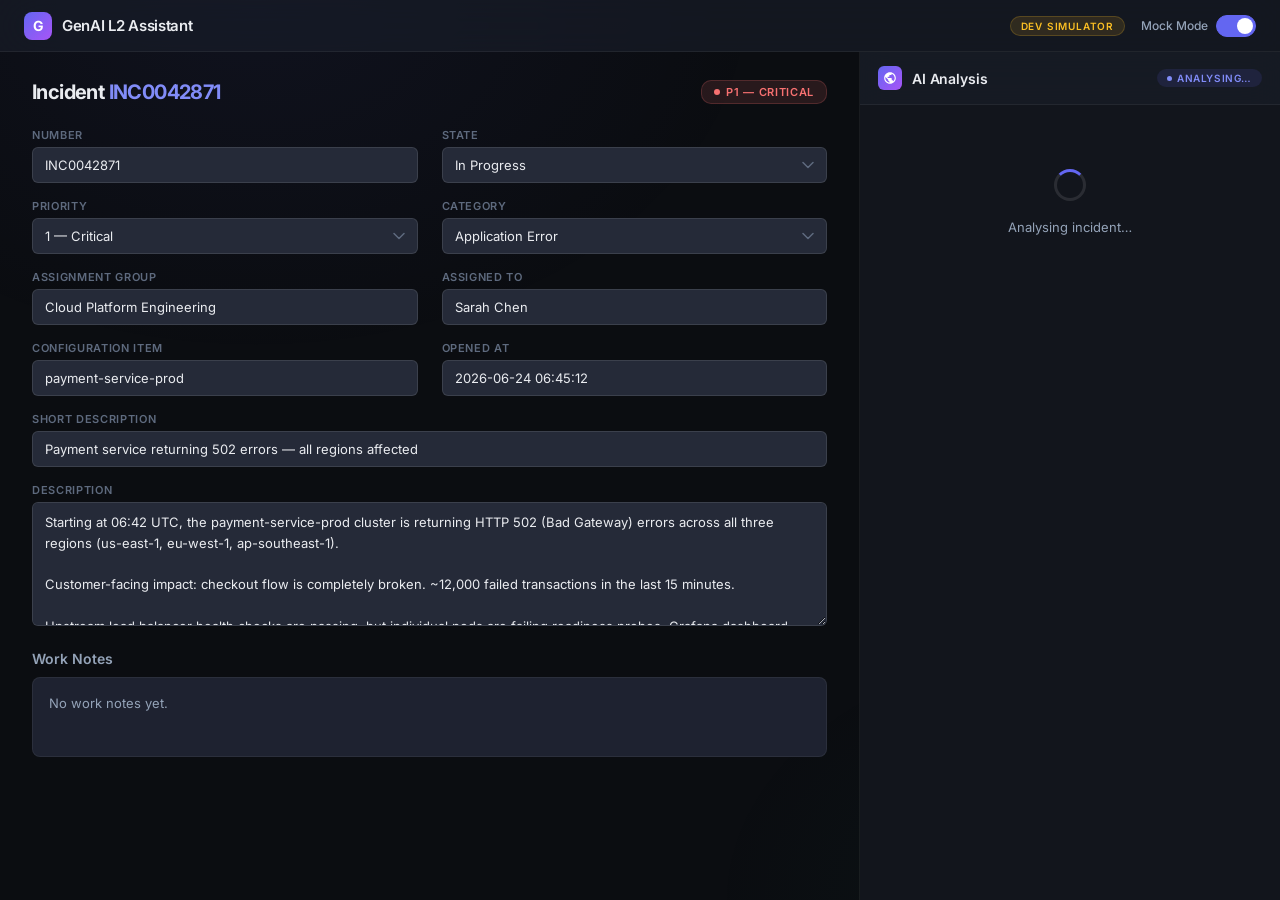
<file: genai-l2-assistant/servicenow/widget/simulator.html>
<!DOCTYPE html>
<!--
  ══════════════════════════════════════════════════════════════════════════════
  GenAI L2 Support Assistant — Local Development Simulator
  ══════════════════════════════════════════════════════════════════════════════

  USAGE:
    1. Open this file directly in a browser (no build step required).
    2. Toggle "Mock Mode" ON to use fixture data without a backend.
    3. Toggle "Mock Mode" OFF to connect to your FastAPI server at
       http://localhost:8000/api/v1/

  FEATURES:
    ✓ Left panel: simulated ServiceNow incident form (pre-populated P1)
    ✓ Right panel: full AI sidebar widget with all interactions
    ✓ Mock Mode toggle with complete fixture data
    ✓ Working chat, feedback, copy-to-clipboard
    ✓ Dark glassmorphism theme with Inter font
    ✓ Responsive at 1280px and 1440px viewports

  NO EXTERNAL DEPENDENCIES (except Google Fonts CDN for Inter/JetBrains Mono).
-->
<html lang="en">
<head>
  <meta charset="UTF-8" />
  <meta name="viewport" content="width=device-width, initial-scale=1.0" />
  <title>GenAI L2 Assistant — Dev Simulator</title>
  <link rel="preconnect" href="https://fonts.googleapis.com" />
  <link rel="preconnect" href="https://fonts.gstatic.com" crossorigin />
  <link href="https://fonts.googleapis.com/css2?family=Inter:wght@300;400;500;600;700&family=JetBrains+Mono:wght@400;500&display=swap" rel="stylesheet" />

  <style>
    /* ═══════════════════════════════════════════════════════════════════════
       RESET & BASE
       ═══════════════════════════════════════════════════════════════════════ */
    *, *::before, *::after { box-sizing: border-box; margin: 0; padding: 0; }

    :root {
      /* Core palette */
      --bg-base:       #0b0d11;
      --bg-surface:    #12151c;
      --bg-elevated:   #1a1e28;
      --bg-card:       #1e2230;
      --bg-input:      #252a38;
      --bg-glass:      rgba(26, 30, 40, 0.65);
      --border:        rgba(255,255,255,0.06);
      --border-strong: rgba(255,255,255,0.10);

      /* Text */
      --text-primary:   #eaecf0;
      --text-secondary: #94a3b8;
      --text-muted:     #5e6a7e;

      /* Accent */
      --accent:       #6366f1;
      --accent-light: #818cf8;
      --accent-glow:  rgba(99,102,241,0.25);

      /* Status */
      --green:  #34d399;
      --amber:  #fbbf24;
      --red:    #f87171;

      /* Spacing */
      --radius:    12px;
      --radius-sm: 8px;
      --radius-xs: 6px;

      /* Font */
      --font:      'Inter', -apple-system, BlinkMacSystemFont, 'Segoe UI', sans-serif;
      --font-mono: 'JetBrains Mono', 'Fira Code', 'Consolas', monospace;
    }

    html {
      font-size: 14px;
      -webkit-font-smoothing: antialiased;
      -moz-osx-font-smoothing: grayscale;
    }

    body {
      font-family: var(--font);
      background: var(--bg-base);
      color: var(--text-primary);
      min-height: 100vh;
      overflow-x: hidden;
    }

    /* Ambient background glow */
    body::before {
      content: '';
      position: fixed;
      top: -40%;
      left: -20%;
      width: 80%;
      height: 80%;
      background: radial-gradient(ellipse, rgba(99,102,241,0.06) 0%, transparent 70%);
      pointer-events: none;
      z-index: 0;
    }
    body::after {
      content: '';
      position: fixed;
      bottom: -30%;
      right: -15%;
      width: 60%;
      height: 60%;
      background: radial-gradient(ellipse, rgba(52,211,153,0.04) 0%, transparent 70%);
      pointer-events: none;
      z-index: 0;
    }

    /* ═══════════════════════════════════════════════════════════════════════
       TOP BAR
       ═══════════════════════════════════════════════════════════════════════ */
    .topbar {
      position: sticky;
      top: 0;
      z-index: 100;
      display: flex;
      align-items: center;
      justify-content: space-between;
      padding: 0 24px;
      height: 52px;
      background: var(--bg-glass);
      backdrop-filter: blur(24px) saturate(1.4);
      -webkit-backdrop-filter: blur(24px) saturate(1.4);
      border-bottom: 1px solid var(--border);
    }

    .topbar__brand {
      display: flex;
      align-items: center;
      gap: 10px;
      font-weight: 600;
      font-size: 15px;
      letter-spacing: -0.02em;
    }

    .topbar__logo {
      width: 28px; height: 28px;
      border-radius: 8px;
      background: linear-gradient(135deg, var(--accent) 0%, #a855f7 100%);
      display: flex; align-items: center; justify-content: center;
      font-size: 14px; color: #fff; font-weight: 700;
    }

    .topbar__controls {
      display: flex;
      align-items: center;
      gap: 16px;
    }

    .topbar__env-badge {
      font-size: 10px;
      font-weight: 600;
      text-transform: uppercase;
      letter-spacing: 0.08em;
      padding: 3px 10px;
      border-radius: 10px;
      background: rgba(251,191,36,0.12);
      color: var(--amber);
      border: 1px solid rgba(251,191,36,0.2);
    }

    /* Toggle switch */
    .toggle-wrap {
      display: flex;
      align-items: center;
      gap: 8px;
      font-size: 12px;
      color: var(--text-secondary);
      font-weight: 500;
    }

    .toggle {
      position: relative;
      width: 40px; height: 22px;
      background: var(--bg-input);
      border-radius: 11px;
      cursor: pointer;
      border: 1px solid var(--border-strong);
      transition: background 0.25s, border-color 0.25s;
    }

    .toggle::after {
      content: '';
      position: absolute;
      top: 2px; left: 2px;
      width: 16px; height: 16px;
      border-radius: 50%;
      background: var(--text-muted);
      transition: transform 0.25s cubic-bezier(0.4,0,0.2,1), background 0.25s;
    }

    .toggle.active {
      background: var(--accent);
      border-color: var(--accent);
    }

    .toggle.active::after {
      transform: translateX(18px);
      background: #fff;
    }

    /* ═══════════════════════════════════════════════════════════════════════
       LAYOUT
       ═══════════════════════════════════════════════════════════════════════ */
    .app-layout {
      display: grid;
      grid-template-columns: 1fr 420px;
      height: calc(100vh - 52px);
      position: relative;
      z-index: 1;
    }

    @media (max-width: 1100px) {
      .app-layout { grid-template-columns: 1fr 380px; }
    }

    @media (min-width: 1440px) {
      .app-layout { grid-template-columns: 1fr 460px; }
    }

    /* ═══════════════════════════════════════════════════════════════════════
       LEFT PANEL — INCIDENT FORM
       ═══════════════════════════════════════════════════════════════════════ */
    .form-panel {
      padding: 28px 32px;
      overflow-y: auto;
      border-right: 1px solid var(--border);
    }

    .form-panel::-webkit-scrollbar { width: 6px; }
    .form-panel::-webkit-scrollbar-track { background: transparent; }
    .form-panel::-webkit-scrollbar-thumb { background: var(--border-strong); border-radius: 3px; }

    .form-header {
      display: flex;
      align-items: center;
      justify-content: space-between;
      margin-bottom: 24px;
    }

    .form-header__title {
      font-size: 20px;
      font-weight: 700;
      letter-spacing: -0.03em;
    }

    .form-header__number {
      color: var(--accent-light);
    }

    .priority-badge {
      display: inline-flex;
      align-items: center;
      gap: 6px;
      font-size: 11px;
      font-weight: 600;
      text-transform: uppercase;
      letter-spacing: 0.06em;
      padding: 4px 12px;
      border-radius: 10px;
    }

    .priority-badge--p1 {
      background: rgba(248,113,113,0.12);
      color: var(--red);
      border: 1px solid rgba(248,113,113,0.2);
    }

    .priority-badge--p1::before {
      content: '';
      width: 6px; height: 6px;
      border-radius: 50%;
      background: var(--red);
      animation: pulse 1.5s infinite;
    }

    @keyframes pulse {
      0%, 100% { opacity: 1; transform: scale(1); }
      50%      { opacity: 0.5; transform: scale(0.8); }
    }

    /* Form fields */
    .form-grid {
      display: grid;
      grid-template-columns: 1fr 1fr;
      gap: 16px 24px;
    }

    .form-group {
      display: flex;
      flex-direction: column;
      gap: 5px;
    }

    .form-group--wide {
      grid-column: 1 / -1;
    }

    .form-label {
      font-size: 11px;
      font-weight: 600;
      text-transform: uppercase;
      letter-spacing: 0.06em;
      color: var(--text-muted);
    }

    .form-input,
    .form-select,
    .form-textarea {
      background: var(--bg-input);
      border: 1px solid var(--border-strong);
      border-radius: var(--radius-xs);
      color: var(--text-primary);
      font-family: var(--font);
      font-size: 13px;
      padding: 9px 12px;
      transition: border-color 0.2s;
    }

    .form-input:focus,
    .form-select:focus,
    .form-textarea:focus {
      outline: none;
      border-color: var(--accent);
      box-shadow: 0 0 0 3px var(--accent-glow);
    }

    .form-textarea {
      resize: vertical;
      line-height: 1.6;
    }

    .form-select {
      appearance: none;
      background-image: url("data:image/svg+xml,%3Csvg width='12' height='8' viewBox='0 0 12 8' fill='none' xmlns='http://www.w3.org/2000/svg'%3E%3Cpath d='M1 1.5L6 6.5L11 1.5' stroke='%235e6a7e' stroke-width='1.5' stroke-linecap='round' stroke-linejoin='round'/%3E%3C/svg%3E");
      background-repeat: no-repeat;
      background-position: right 12px center;
      padding-right: 32px;
    }

    /* Work notes area */
    .work-notes-area {
      margin-top: 24px;
    }

    .work-notes-area h3 {
      font-size: 14px;
      font-weight: 600;
      margin-bottom: 10px;
      color: var(--text-secondary);
    }

    .work-notes-display {
      background: var(--bg-card);
      border: 1px solid var(--border);
      border-radius: var(--radius-sm);
      padding: 14px 16px;
      min-height: 80px;
      font-size: 13px;
      line-height: 1.7;
      color: var(--text-secondary);
      white-space: pre-wrap;
    }

    /* ═══════════════════════════════════════════════════════════════════════
       RIGHT PANEL — AI SIDEBAR
       ═══════════════════════════════════════════════════════════════════════ */
    .sidebar-panel {
      background: var(--bg-surface);
      overflow-y: auto;
      display: flex;
      flex-direction: column;
    }

    .sidebar-panel::-webkit-scrollbar { width: 5px; }
    .sidebar-panel::-webkit-scrollbar-track { background: transparent; }
    .sidebar-panel::-webkit-scrollbar-thumb { background: var(--border-strong); border-radius: 3px; }

    /* Sidebar header */
    .sidebar-header {
      display: flex;
      align-items: center;
      justify-content: space-between;
      padding: 14px 18px;
      background: var(--bg-glass);
      backdrop-filter: blur(16px);
      -webkit-backdrop-filter: blur(16px);
      border-bottom: 1px solid var(--border);
      position: sticky;
      top: 0;
      z-index: 10;
    }

    .sidebar-header__left {
      display: flex;
      align-items: center;
      gap: 10px;
    }

    .sidebar-header__icon {
      width: 24px; height: 24px;
      border-radius: 6px;
      background: linear-gradient(135deg, var(--accent) 0%, #a855f7 100%);
      display: flex; align-items: center; justify-content: center;
    }

    .sidebar-header__icon svg { width: 14px; height: 14px; fill: #fff; }

    .sidebar-header__title {
      font-size: 14px;
      font-weight: 600;
      letter-spacing: -0.01em;
    }

    /* Status badges */
    .status-badge {
      display: inline-flex;
      align-items: center;
      gap: 5px;
      font-size: 10px;
      font-weight: 600;
      text-transform: uppercase;
      letter-spacing: 0.06em;
      padding: 3px 10px;
      border-radius: 10px;
    }

    .status-badge__dot {
      width: 5px; height: 5px;
      border-radius: 50%;
    }

    .status-badge--analysing {
      background: rgba(99,102,241,0.12);
      color: var(--accent-light);
    }
    .status-badge--analysing .status-badge__dot {
      background: var(--accent-light);
      animation: pulse 1.5s infinite;
    }

    .status-badge--ready {
      background: rgba(52,211,153,0.12);
      color: var(--green);
    }
    .status-badge--ready .status-badge__dot {
      background: var(--green);
    }

    .status-badge--low {
      background: rgba(248,113,113,0.12);
      color: var(--red);
    }
    .status-badge--low .status-badge__dot {
      background: var(--red);
      animation: pulse 1.5s infinite;
    }

    /* Section containers */
    .sidebar-section {
      padding: 18px;
      border-bottom: 1px solid var(--border);
    }

    .sidebar-section:last-child { border-bottom: none; }

    .section-title {
      display: flex;
      align-items: center;
      gap: 8px;
      font-size: 11px;
      font-weight: 600;
      text-transform: uppercase;
      letter-spacing: 0.06em;
      color: var(--text-muted);
      margin-bottom: 12px;
    }

    .section-title svg {
      width: 14px; height: 14px;
      fill: var(--accent-light);
      flex-shrink: 0;
    }

    .section-title__count {
      font-weight: 400;
      color: var(--text-muted);
      margin-left: 2px;
    }

    /* ── Root Cause ─────────────────────────────────────────────────── */
    .root-cause-text {
      font-size: 13px;
      line-height: 1.7;
      margin-bottom: 14px;
      color: var(--text-primary);
    }

    .root-cause-text strong {
      font-weight: 600;
    }

    .confidence-bar {
      margin-bottom: 6px;
    }

    .confidence-bar__header {
      display: flex;
      justify-content: space-between;
      font-size: 11px;
      color: var(--text-muted);
      margin-bottom: 5px;
    }

    .confidence-bar__value { font-weight: 600; }

    .confidence-bar__track {
      height: 5px;
      background: var(--bg-input);
      border-radius: 3px;
      overflow: hidden;
    }

    .confidence-bar__fill {
      height: 100%;
      border-radius: 3px;
      transition: width 0.8s cubic-bezier(0.4,0,0.2,1);
    }

    .confidence-bar__fill--green { background: linear-gradient(90deg, #10b981, #34d399); }
    .confidence-bar__fill--amber { background: linear-gradient(90deg, #f59e0b, #fbbf24); }
    .confidence-bar__fill--red   { background: linear-gradient(90deg, #ef4444, #f87171); }

    .warning-banner {
      display: flex;
      align-items: center;
      gap: 8px;
      padding: 9px 12px;
      margin-top: 10px;
      background: rgba(248,113,113,0.08);
      border: 1px solid rgba(248,113,113,0.18);
      border-radius: var(--radius-xs);
      color: var(--red);
      font-size: 12px;
      font-weight: 500;
    }

    .warning-banner svg { width: 14px; height: 14px; fill: var(--red); flex-shrink: 0; }

    /* ── Triage Steps ──────────────────────────────────────────────── */
    .step-list {
      list-style: none;
      display: flex;
      flex-direction: column;
      gap: 8px;
    }

    .step-card {
      background: var(--bg-card);
      border: 1px solid var(--border-strong);
      border-radius: var(--radius-sm);
      padding: 12px 14px;
      transition: border-color 0.2s, opacity 0.3s;
    }

    .step-card.completed {
      opacity: 0.45;
      border-color: var(--green);
    }

    .step-card__header {
      display: flex;
      align-items: flex-start;
      gap: 10px;
    }

    .step-checkbox {
      appearance: none;
      width: 16px; height: 16px;
      border: 1.5px solid var(--border-strong);
      border-radius: 4px;
      background: var(--bg-input);
      cursor: pointer;
      flex-shrink: 0;
      margin-top: 1px;
      transition: background 0.2s, border-color 0.2s;
    }

    .step-checkbox:checked {
      background: var(--accent);
      border-color: var(--accent);
      background-image: url("data:image/svg+xml,%3Csvg width='10' height='8' viewBox='0 0 10 8' fill='none' xmlns='http://www.w3.org/2000/svg'%3E%3Cpath d='M1 4L3.5 6.5L9 1' stroke='white' stroke-width='1.5' stroke-linecap='round' stroke-linejoin='round'/%3E%3C/svg%3E");
      background-repeat: no-repeat;
      background-position: center;
    }

    .step-number {
      display: inline-flex;
      align-items: center;
      justify-content: center;
      width: 20px; height: 20px;
      border-radius: 50%;
      background: var(--accent);
      color: #fff;
      font-size: 11px;
      font-weight: 600;
      flex-shrink: 0;
    }

    .step-action {
      flex: 1;
      font-size: 13px;
      line-height: 1.5;
    }

    .step-expand-btn {
      background: none;
      border: none;
      color: var(--text-muted);
      cursor: pointer;
      padding: 2px;
      transition: transform 0.2s;
      flex-shrink: 0;
    }

    .step-expand-btn.open { transform: rotate(180deg); }

    .step-expand-btn svg { width: 14px; height: 14px; fill: currentColor; }

    .step-rationale {
      margin: 10px 0 0 46px;
      padding: 9px 12px;
      background: var(--bg-input);
      border-radius: var(--radius-xs);
      font-size: 12px;
      color: var(--text-secondary);
      line-height: 1.7;
      animation: slideDown 0.2s ease;
    }

    @keyframes slideDown {
      from { opacity: 0; transform: translateY(-4px); }
      to   { opacity: 1; transform: translateY(0); }
    }

    .step-command {
      display: flex;
      align-items: center;
      gap: 8px;
      margin: 8px 0 0 46px;
      padding: 8px 12px;
      background: #0d0f14;
      border: 1px solid var(--border);
      border-radius: var(--radius-xs);
    }

    .step-command code {
      flex: 1;
      font-family: var(--font-mono);
      font-size: 12px;
      color: var(--green);
      word-break: break-all;
    }

    .copy-btn {
      background: none;
      border: none;
      color: var(--text-muted);
      cursor: pointer;
      padding: 3px;
      transition: color 0.2s;
    }

    .copy-btn:hover { color: var(--text-primary); }
    .copy-btn svg { width: 14px; height: 14px; fill: currentColor; }

    /* ── Similar Incidents ──────────────────────────────────────────── */
    .incident-cards {
      display: flex;
      flex-direction: column;
      gap: 8px;
    }

    .incident-card {
      background: var(--bg-card);
      border: 1px solid var(--border-strong);
      border-radius: var(--radius-sm);
      padding: 12px 14px;
      transition: border-color 0.2s, transform 0.15s;
    }

    .incident-card:hover {
      border-color: var(--accent);
      transform: translateY(-1px);
    }

    .incident-card__top {
      display: flex;
      align-items: center;
      justify-content: space-between;
      margin-bottom: 5px;
    }

    .incident-card__number {
      color: var(--accent-light);
      font-weight: 600;
      font-size: 13px;
      text-decoration: none;
      cursor: pointer;
    }

    .incident-card__number:hover { text-decoration: underline; }

    .similarity-pill {
      font-size: 10px;
      font-weight: 600;
      padding: 2px 9px;
      border-radius: 10px;
      background: rgba(99,102,241,0.1);
      color: var(--accent-light);
    }

    .incident-card__summary {
      font-size: 12px;
      line-height: 1.6;
      color: var(--text-secondary);
      margin-bottom: 4px;
    }

    .incident-card__time {
      display: inline-flex;
      align-items: center;
      gap: 4px;
      font-size: 11px;
      color: var(--text-muted);
    }

    .incident-card__time svg { width: 11px; height: 11px; fill: currentColor; }

    /* ── KB References ──────────────────────────────────────────────── */
    .kb-list {
      list-style: none;
    }

    .kb-item {
      display: flex;
      align-items: center;
      justify-content: space-between;
      padding: 8px 0;
      border-bottom: 1px solid var(--border);
    }

    .kb-item:last-child { border-bottom: none; }

    .kb-link {
      color: var(--accent-light);
      text-decoration: none;
      font-size: 13px;
      cursor: pointer;
    }

    .kb-link:hover { text-decoration: underline; }

    .kb-score {
      font-size: 11px;
      color: var(--text-muted);
      flex-shrink: 0;
    }

    /* ── Resolution Draft ──────────────────────────────────────────── */
    .resolution-textarea {
      width: 100%;
      background: var(--bg-input);
      border: 1px solid var(--border-strong);
      border-radius: var(--radius-xs);
      color: var(--text-primary);
      font-family: var(--font);
      font-size: 13px;
      padding: 10px 12px;
      line-height: 1.7;
      resize: vertical;
      margin-bottom: 10px;
      transition: border-color 0.2s;
    }

    .resolution-textarea:focus {
      outline: none;
      border-color: var(--accent);
      box-shadow: 0 0 0 3px var(--accent-glow);
    }

    /* ── Buttons (shared) ──────────────────────────────────────────── */
    .btn {
      display: inline-flex;
      align-items: center;
      gap: 6px;
      border: none;
      border-radius: var(--radius-xs);
      cursor: pointer;
      font-family: var(--font);
      font-weight: 500;
      transition: background 0.2s, transform 0.1s;
    }

    .btn:active { transform: scale(0.97); }

    .btn--primary {
      background: var(--accent);
      color: #fff;
      padding: 9px 16px;
      font-size: 12px;
    }

    .btn--primary:hover { background: var(--accent-light); }

    .btn--ghost {
      background: var(--bg-card);
      color: var(--text-secondary);
      padding: 7px 12px;
      font-size: 12px;
      border: 1px solid var(--border-strong);
    }

    .btn--ghost:hover { background: var(--bg-input); color: var(--text-primary); }

    .btn svg { width: 14px; height: 14px; fill: currentColor; }

    /* ── Chat ───────────────────────────────────────────────────────── */
    .chat-history {
      max-height: 220px;
      overflow-y: auto;
      margin-bottom: 12px;
      padding-right: 4px;
    }

    .chat-history::-webkit-scrollbar { width: 4px; }
    .chat-history::-webkit-scrollbar-thumb { background: var(--border-strong); border-radius: 2px; }

    .chat-msg {
      padding: 9px 12px;
      border-radius: var(--radius-xs);
      margin-bottom: 6px;
      animation: slideDown 0.2s ease;
    }

    .chat-msg--user {
      background: rgba(99,102,241,0.08);
      border: 1px solid rgba(99,102,241,0.15);
    }

    .chat-msg--assistant {
      background: var(--bg-card);
      border: 1px solid var(--border);
    }

    .chat-msg__role {
      display: block;
      font-size: 10px;
      font-weight: 600;
      text-transform: uppercase;
      letter-spacing: 0.05em;
      color: var(--text-muted);
      margin-bottom: 3px;
    }

    .chat-msg__text {
      font-size: 13px;
      line-height: 1.6;
    }

    .prompt-pills {
      display: flex;
      flex-wrap: wrap;
      gap: 6px;
      margin-bottom: 10px;
    }

    .pill {
      background: var(--bg-card);
      border: 1px solid var(--border-strong);
      border-radius: 14px;
      color: var(--text-secondary);
      cursor: pointer;
      font-family: var(--font);
      font-size: 11px;
      padding: 5px 13px;
      transition: all 0.2s;
    }

    .pill:hover {
      background: rgba(99,102,241,0.08);
      border-color: var(--accent);
      color: var(--accent-light);
    }

    .chat-input-row {
      display: flex;
      gap: 6px;
    }

    .chat-input {
      flex: 1;
      background: var(--bg-input);
      border: 1px solid var(--border-strong);
      border-radius: var(--radius-xs);
      color: var(--text-primary);
      font-family: var(--font);
      font-size: 13px;
      padding: 9px 12px;
      transition: border-color 0.2s;
    }

    .chat-input:focus {
      outline: none;
      border-color: var(--accent);
      box-shadow: 0 0 0 3px var(--accent-glow);
    }

    .chat-input::placeholder { color: var(--text-muted); }

    .btn--send {
      background: var(--accent);
      color: #fff;
      border: none;
      border-radius: var(--radius-xs);
      padding: 9px 10px;
      cursor: pointer;
      transition: background 0.2s;
    }

    .btn--send:hover { background: var(--accent-light); }
    .btn--send:disabled { opacity: 0.35; cursor: not-allowed; }
    .btn--send svg { width: 16px; height: 16px; fill: currentColor; }

    /* ── Feedback ───────────────────────────────────────────────────── */
    .feedback-section { text-align: center; }

    .feedback-section .section-title {
      justify-content: center;
      text-transform: none;
      letter-spacing: 0;
      font-size: 13px;
    }

    .feedback-row {
      display: flex;
      justify-content: center;
      gap: 18px;
      margin-bottom: 10px;
    }

    .feedback-btn {
      background: var(--bg-card);
      border: 1px solid var(--border-strong);
      border-radius: 50%;
      width: 42px; height: 42px;
      display: flex; align-items: center; justify-content: center;
      cursor: pointer;
      color: var(--text-muted);
      transition: all 0.2s;
    }

    .feedback-btn:hover {
      border-color: var(--accent);
      color: var(--accent-light);
      transform: scale(1.08);
    }

    .feedback-btn.active {
      background: rgba(99,102,241,0.12);
      border-color: var(--accent);
      color: var(--accent-light);
    }

    .feedback-btn svg { width: 20px; height: 20px; fill: currentColor; }

    .feedback-comment {
      margin-top: 8px;
    }

    .feedback-textarea {
      width: 100%;
      background: var(--bg-input);
      border: 1px solid var(--border-strong);
      border-radius: var(--radius-xs);
      color: var(--text-primary);
      font-family: var(--font);
      font-size: 12px;
      padding: 8px 10px;
      resize: vertical;
      margin-bottom: 6px;
    }

    .feedback-textarea:focus {
      outline: none;
      border-color: var(--accent);
    }

    .feedback-thanks {
      font-size: 12px;
      color: var(--green);
      margin-top: 6px;
    }

    /* ── Loading State ──────────────────────────────────────────────── */
    .loader {
      display: flex;
      flex-direction: column;
      align-items: center;
      justify-content: center;
      padding: 64px 18px;
      gap: 18px;
    }

    .spinner {
      width: 32px; height: 32px;
      border: 3px solid var(--border-strong);
      border-top-color: var(--accent);
      border-radius: 50%;
      animation: spin 0.7s linear infinite;
    }

    @keyframes spin { to { transform: rotate(360deg); } }

    .loader__text {
      color: var(--text-secondary);
      font-size: 13px;
    }

    /* ── Toast ──────────────────────────────────────────────────────── */
    .toast {
      position: fixed;
      bottom: 24px;
      right: 24px;
      background: var(--bg-elevated);
      border: 1px solid var(--border-strong);
      border-radius: var(--radius-sm);
      padding: 10px 18px;
      font-size: 13px;
      color: var(--text-primary);
      z-index: 9999;
      animation: toastIn 0.3s ease, toastOut 0.3s ease 2.2s forwards;
      box-shadow: 0 8px 32px rgba(0,0,0,0.4);
    }

    @keyframes toastIn {
      from { opacity: 0; transform: translateY(12px); }
      to   { opacity: 1; transform: translateY(0); }
    }

    @keyframes toastOut {
      from { opacity: 1; transform: translateY(0); }
      to   { opacity: 0; transform: translateY(12px); }
    }

    /* ── Utilities ─────────────────────────────────────────────────── */
    .hidden { display: none !important; }
  </style>
</head>
<body>

  <!-- ═══════ TOP BAR ═══════ -->
  <div class="topbar">
    <div class="topbar__brand">
      <div class="topbar__logo">G</div>
      <span>GenAI L2 Assistant</span>
    </div>
    <div class="topbar__controls">
      <span class="topbar__env-badge">Dev Simulator</span>
      <div class="toggle-wrap">
        <span>Mock Mode</span>
        <div class="toggle active" id="mockToggle" onclick="toggleMockMode()" title="Toggle between mock fixture data and live FastAPI backend"></div>
      </div>
    </div>
  </div>

  <!-- ═══════ MAIN LAYOUT ═══════ -->
  <div class="app-layout">

    <!-- ─── LEFT: INCIDENT FORM ─── -->
    <div class="form-panel">
      <div class="form-header">
        <h1 class="form-header__title">
          Incident <span class="form-header__number">INC0042871</span>
        </h1>
        <span class="priority-badge priority-badge--p1">P1 — Critical</span>
      </div>

      <div class="form-grid">
        <div class="form-group">
          <label class="form-label">Number</label>
          <input class="form-input" value="INC0042871" readonly />
        </div>
        <div class="form-group">
          <label class="form-label">State</label>
          <select class="form-select">
            <option>New</option>
            <option selected>In Progress</option>
            <option>On Hold</option>
            <option>Resolved</option>
          </select>
        </div>
        <div class="form-group">
          <label class="form-label">Priority</label>
          <select class="form-select">
            <option selected>1 — Critical</option>
            <option>2 — High</option>
            <option>3 — Moderate</option>
            <option>4 — Low</option>
          </select>
        </div>
        <div class="form-group">
          <label class="form-label">Category</label>
          <select class="form-select">
            <option selected>Application Error</option>
            <option>Infrastructure</option>
            <option>Network</option>
            <option>Security</option>
          </select>
        </div>
        <div class="form-group">
          <label class="form-label">Assignment Group</label>
          <input class="form-input" value="Cloud Platform Engineering" />
        </div>
        <div class="form-group">
          <label class="form-label">Assigned To</label>
          <input class="form-input" value="Sarah Chen" />
        </div>
        <div class="form-group">
          <label class="form-label">Configuration Item</label>
          <input class="form-input" value="payment-service-prod" />
        </div>
        <div class="form-group">
          <label class="form-label">Opened At</label>
          <input class="form-input" value="2026-06-24 06:45:12" readonly />
        </div>
        <div class="form-group form-group--wide">
          <label class="form-label">Short Description</label>
          <input class="form-input" value="Payment service returning 502 errors — all regions affected" />
        </div>
        <div class="form-group form-group--wide">
          <label class="form-label">Description</label>
          <textarea class="form-textarea" rows="5">Starting at 06:42 UTC, the payment-service-prod cluster is returning HTTP 502 (Bad Gateway) errors across all three regions (us-east-1, eu-west-1, ap-southeast-1).

Customer-facing impact: checkout flow is completely broken. ~12,000 failed transactions in the last 15 minutes.

Upstream load balancer health checks are passing, but individual pods are failing readiness probes. Grafana dashboard shows memory usage at 98% on 4/6 pods.

Recent changes: deployment v2.14.3 rolled out at 05:30 UTC (config change to connection pool size). Rollback to v2.14.2 has not been attempted yet.

Slack escalation: #incident-payments channel active. VP Engineering notified.</textarea>
        </div>
      </div>

      <!-- Work Notes -->
      <div class="work-notes-area">
        <h3>Work Notes</h3>
        <div class="work-notes-display" id="workNotesDisplay">No work notes yet.</div>
      </div>
    </div>

    <!-- ─── RIGHT: AI SIDEBAR ─── -->
    <div class="sidebar-panel">

      <!-- Header -->
      <div class="sidebar-header">
        <div class="sidebar-header__left">
          <div class="sidebar-header__icon">
            <svg viewBox="0 0 24 24"><path d="M12 2C6.48 2 2 6.48 2 12s4.48 10 10 10 10-4.48 10-10S17.52 2 12 2zm-1 17.93c-3.95-.49-7-3.85-7-7.93 0-.62.08-1.21.21-1.79L9 15v1c0 1.1.9 2 2 2v1.93zm6.9-2.54c-.26-.81-1-1.39-1.9-1.39h-1v-3c0-.55-.45-1-1-1H8v-2h2c.55 0 1-.45 1-1V7h2c1.1 0 2-.9 2-2v-.41c2.93 1.19 5 4.06 5 7.41 0 2.08-.8 3.97-2.1 5.39z"/></svg>
          </div>
          <span class="sidebar-header__title">AI Analysis</span>
        </div>
        <span class="status-badge status-badge--analysing" id="statusBadge">
          <span class="status-badge__dot"></span>
          <span id="statusLabel">Analysing…</span>
        </span>
      </div>

      <!-- Loading -->
      <div class="loader" id="loaderSection">
        <div class="spinner"></div>
        <span class="loader__text">Analysing incident…</span>
      </div>

      <!-- Content (hidden until analysis loads) -->
      <div id="contentSection" class="hidden">

        <!-- Root Cause -->
        <div class="sidebar-section">
          <div class="section-title">
            <svg viewBox="0 0 24 24"><path d="M12 2C6.48 2 2 6.48 2 12s4.48 10 10 10 10-4.48 10-10S17.52 2 12 2zm1 15h-2v-2h2v2zm0-4h-2V7h2v6z"/></svg>
            Root Cause
          </div>
          <p class="root-cause-text" id="rootCauseText"></p>
          <div class="confidence-bar">
            <div class="confidence-bar__header">
              <span>Confidence</span>
              <span class="confidence-bar__value" id="confidenceValue"></span>
            </div>
            <div class="confidence-bar__track">
              <div class="confidence-bar__fill" id="confidenceFill"></div>
            </div>
          </div>
          <div class="warning-banner hidden" id="lowConfidenceWarning">
            <svg viewBox="0 0 24 24"><path d="M1 21h22L12 2 1 21zm12-3h-2v-2h2v2zm0-4h-2v-4h2v4z"/></svg>
            <span>Low confidence — consider L3 escalation</span>
          </div>
        </div>

        <!-- Triage Steps -->
        <div class="sidebar-section">
          <div class="section-title">
            <svg viewBox="0 0 24 24"><path d="M14 2H6c-1.1 0-2 .9-2 2v16c0 1.1.9 2 2 2h12c1.1 0 2-.9 2-2V8l-6-6zM6 20V4h7v5h5v11H6z"/></svg>
            Triage Steps
          </div>
          <ol class="step-list" id="stepList"></ol>
        </div>

        <!-- Similar Incidents -->
        <div class="sidebar-section" id="similarSection">
          <div class="section-title">
            <svg viewBox="0 0 24 24"><path d="M4 6H2v14c0 1.1.9 2 2 2h14v-2H4V6zm16-4H8c-1.1 0-2 .9-2 2v12c0 1.1.9 2 2 2h12c1.1 0 2-.9 2-2V4c0-1.1-.9-2-2-2zm0 14H8V4h12v12z"/></svg>
            Similar Incidents
            <span class="section-title__count" id="similarCount"></span>
          </div>
          <div class="incident-cards" id="incidentCards"></div>
        </div>

        <!-- KB References -->
        <div class="sidebar-section" id="kbSection">
          <div class="section-title">
            <svg viewBox="0 0 24 24"><path d="M18 2H6c-1.1 0-2 .9-2 2v16c0 1.1.9 2 2 2h12c1.1 0 2-.9 2-2V4c0-1.1-.9-2-2-2zm0 18H6V4h2v8l2.5-1.5L13 12V4h5v16z"/></svg>
            Knowledge Base
          </div>
          <ul class="kb-list" id="kbList"></ul>
        </div>

        <!-- Resolution Draft -->
        <div class="sidebar-section">
          <div class="section-title">
            <svg viewBox="0 0 24 24"><path d="M3 17.25V21h3.75L17.81 9.94l-3.75-3.75L3 17.25zM20.71 7.04c.39-.39.39-1.02 0-1.41l-2.34-2.34c-.39-.39-1.02-.39-1.41 0l-1.83 1.83 3.75 3.75 1.83-1.83z"/></svg>
            Resolution Draft
          </div>
          <textarea class="resolution-textarea" id="resolutionTextarea" rows="5"></textarea>
          <button class="btn btn--primary" onclick="copyToWorkNotes()">
            <svg viewBox="0 0 24 24"><path d="M16 1H4c-1.1 0-2 .9-2 2v14h2V3h12V1zm3 4H8c-1.1 0-2 .9-2 2v14c0 1.1.9 2 2 2h11c1.1 0 2-.9 2-2V7c0-1.1-.9-2-2-2zm0 16H8V7h11v14z"/></svg>
            Copy to work notes
          </button>
        </div>

        <!-- Chat / Ask AI -->
        <div class="sidebar-section">
          <div class="section-title">
            <svg viewBox="0 0 24 24"><path d="M20 2H4c-1.1 0-2 .9-2 2v18l4-4h14c1.1 0 2-.9 2-2V4c0-1.1-.9-2-2-2zm0 14H6l-2 2V4h16v12z"/></svg>
            Ask AI
          </div>
          <div class="chat-history" id="chatHistory"></div>
          <div class="prompt-pills" id="promptPills"></div>
          <div class="chat-input-row">
            <input type="text" class="chat-input" id="chatInput" placeholder="Ask about this incident…" />
            <button class="btn--send" id="chatSendBtn" onclick="sendChat()">
              <svg viewBox="0 0 24 24"><path d="M2.01 21L23 12 2.01 3 2 10l15 2-15 2z"/></svg>
            </button>
          </div>
        </div>

        <!-- Feedback -->
        <div class="sidebar-section feedback-section">
          <div class="section-title">Was this analysis helpful?</div>
          <div class="feedback-row">
            <button class="feedback-btn" id="feedbackUp" onclick="submitFeedback(5)">
              <svg viewBox="0 0 24 24"><path d="M1 21h4V9H1v12zm22-11c0-1.1-.9-2-2-2h-6.31l.95-4.57.03-.32c0-.41-.17-.79-.44-1.06L14.17 1 7.59 7.59C7.22 7.95 7 8.45 7 9v10c0 1.1.9 2 2 2h9c.83 0 1.54-.5 1.84-1.22l3.02-7.05c.09-.23.14-.47.14-.73v-2z"/></svg>
            </button>
            <button class="feedback-btn" id="feedbackDown" onclick="submitFeedback(1)">
              <svg viewBox="0 0 24 24"><path d="M15 3H6c-.83 0-1.54.5-1.84 1.22l-3.02 7.05c-.09.23-.14.47-.14.73v2c0 1.1.9 2 2 2h6.31l-.95 4.57-.03.32c0 .41.17.79.44 1.06L9.83 23l6.59-6.59c.36-.36.58-.86.58-1.41V5c0-1.1-.9-2-2-2zm4 0v12h4V3h-4z"/></svg>
            </button>
          </div>
          <div class="feedback-comment hidden" id="feedbackCommentArea">
            <textarea class="feedback-textarea" id="feedbackTextarea" rows="2" placeholder="Optional: tell us more…"></textarea>
            <button class="btn btn--ghost" onclick="submitFeedbackComment()">Submit comment</button>
          </div>
          <p class="feedback-thanks hidden" id="feedbackThanks">Thank you for your feedback!</p>
        </div>

      </div><!-- /contentSection -->

    </div><!-- /sidebar-panel -->
  </div><!-- /app-layout -->

  <!-- ═══════════════════════════════════════════════════════════════════
       INLINE JAVASCRIPT — ALL APP LOGIC
       ═══════════════════════════════════════════════════════════════════ -->
  <script>
    'use strict';

    // ── Configuration ──────────────────────────────────────────────────
    const API_BASE = 'http://localhost:8000/api/v1';
    let mockMode = true;
    let currentRecommendation = null;
    let chatSessionId = null;
    let feedbackRating = null;

    // ── Mock Fixture Data ──────────────────────────────────────────────
    const MOCK_DATA = {
      id: 'rec-mock-0001-0001-0001-000000000001',
      incident_id: 'inc-mock-0001',
      snow_sys_id: 'abc123def456',
      root_cause_prediction: 'Memory exhaustion in payment-service pods caused by connection pool misconfiguration in deployment v2.14.3. The connection pool size was increased from 50 to 200 without a corresponding memory limit adjustment, causing each pod to exceed its 2Gi memory limit under peak transaction load.',
      confidence_score: 0.87,
      escalate_to_l3: false,
      triage_steps: [
        {
          step: 1,
          action: 'Verify pod memory utilisation and OOMKill events across all regions',
          rationale: 'The 98% memory usage on 4/6 pods strongly correlates with the 502 errors. Confirming OOMKill events will validate the memory exhaustion hypothesis before proceeding with remediation.',
          command: 'kubectl top pods -n payments -l app=payment-service --sort-by=memory'
        },
        {
          step: 2,
          action: 'Rollback deployment from v2.14.3 to v2.14.2 to restore previous connection pool config',
          rationale: 'v2.14.3 changed the connection pool size from 50 to 200. Rolling back will immediately reduce per-pod memory consumption and restore service health.',
          command: 'kubectl rollout undo deployment/payment-service -n payments --to-revision=42'
        },
        {
          step: 3,
          action: 'Monitor pod health and transaction success rate for 10 minutes post-rollback',
          rationale: 'After rollback, pods need time to stabilise. Monitoring ensures the fix is effective before closing the bridge call.',
          command: null
        },
        {
          step: 4,
          action: 'Raise a change request to re-deploy v2.14.3 with corrected memory limits (4Gi) and connection pool size (100)',
          rationale: 'The connection pool increase is valid for performance, but needs a proportional memory allocation. A post-incident change ensures the improvement is preserved safely.',
          command: null
        }
      ],
      similar_incidents: [
        {
          number: 'INC0039201',
          sys_id: 'sim001',
          similarity_score: 0.93,
          resolution_summary: 'OOMKill on payment pods after connection pool change. Rolled back deployment and increased memory limits from 2Gi to 4Gi.',
          resolution_time_min: 47,
          category: 'Application Error'
        },
        {
          number: 'INC0041102',
          sys_id: 'sim002',
          similarity_score: 0.81,
          resolution_summary: 'Memory leak in order-service caused 502s across EU region. Identified thread pool exhaustion and applied hotfix.',
          resolution_time_min: 125,
          category: 'Application Error'
        },
        {
          number: 'INC0038744',
          sys_id: 'sim003',
          similarity_score: 0.74,
          resolution_summary: 'Load balancer 502 errors during peak traffic. Scaled HPA from 6 to 12 pods and tuned readiness probe thresholds.',
          resolution_time_min: 63,
          category: 'Infrastructure'
        }
      ],
      kb_references: [
        {
          kb_number: 'KB0012847',
          title: 'Payment Service — Connection Pool Tuning Guide',
          relevance_score: 0.92
        },
        {
          kb_number: 'KB0011523',
          title: 'Kubernetes Memory Limits and OOMKill Troubleshooting',
          relevance_score: 0.85
        }
      ],
      resolution_draft: 'Root cause: Memory exhaustion on payment-service pods due to connection pool size increase in v2.14.3 (50→200) without corresponding memory limit adjustment.\n\nActions taken:\n1. Confirmed OOMKill events on 4/6 pods via kubectl\n2. Rolled back to v2.14.2 (connection pool=50, memory=2Gi)\n3. Service restored — 502 errors resolved within 3 minutes\n4. Change request CR0089214 raised for v2.14.3 re-deployment with memory=4Gi and pool=100\n\nCustomer impact: ~15 minutes of checkout downtime affecting ~12,000 transactions. Recovery notifications sent via status page.',
      sources_used: ['INC0039201', 'INC0041102', 'KB0012847'],
      retrieval_latency_ms: 142,
      generation_latency_ms: 1830
    };

    const MOCK_CHAT_RESPONSES = {
      'Likely cause?': 'Based on the analysis, the most likely root cause is memory exhaustion caused by the connection pool size increase in deployment v2.14.3. The pool was changed from 50 to 200 connections, but the pod memory limit remained at 2Gi. Under peak load (~2000 TPS), each connection consumes ~8MB, pushing total memory well beyond the limit.',
      'Show similar incidents': 'I found 3 highly similar incidents:\n\n• **INC0039201** (93% match) — Same service, same root cause. Resolved in 47 min by rollback + memory increase.\n• **INC0041102** (81% match) — Different service but same pattern (memory leak → 502s). 2h 5m to resolve.\n• **INC0038744** (74% match) — Load balancer 502s, resolved by scaling HPA.',
      'Check runbook': 'The relevant runbook is **RB-PAY-004: Payment Service Pod Recovery**.\n\nKey steps:\n1. Check pod status: `kubectl get pods -n payments`\n2. Review recent deployments: `kubectl rollout history deployment/payment-service -n payments`\n3. If OOMKill detected, rollback immediately\n4. Scale HPA if traffic-related\n\nThis runbook was last updated 2026-05-15.',
      'Escalation criteria': 'Based on the escalation matrix for payment-service:\n\n**L3 Escalation Required When:**\n• Service degraded for >30 minutes after initial triage\n• Root cause involves data corruption or security breach\n• Confidence score below 0.6\n• Multiple dependent services affected\n\n**Current Assessment:** L3 escalation is NOT recommended. Confidence is 87% and the rollback pattern has resolved similar incidents previously.'
    };

    // ── Toggle Mock Mode ───────────────────────────────────────────────
    function toggleMockMode() {
      mockMode = !mockMode;
      document.getElementById('mockToggle').classList.toggle('active', mockMode);
      // Re-run analysis with new mode
      resetAndAnalyze();
    }

    // ── Initialization ─────────────────────────────────────────────────
    function resetAndAnalyze() {
      currentRecommendation = null;
      chatSessionId = null;
      feedbackRating = null;
      document.getElementById('loaderSection').classList.remove('hidden');
      document.getElementById('contentSection').classList.add('hidden');
      document.getElementById('chatHistory').innerHTML = '';
      document.getElementById('feedbackUp').classList.remove('active');
      document.getElementById('feedbackDown').classList.remove('active');
      document.getElementById('feedbackCommentArea').classList.add('hidden');
      document.getElementById('feedbackThanks').classList.add('hidden');
      setStatus('analysing', 'Analysing…');
      triggerAnalysis();
    }

    // ── Status Badge ───────────────────────────────────────────────────
    function setStatus(type, label) {
      const badge = document.getElementById('statusBadge');
      badge.className = 'status-badge status-badge--' + type;
      document.getElementById('statusLabel').textContent = label;
    }

    // ── Trigger Analysis ───────────────────────────────────────────────
    function triggerAnalysis() {
      if (mockMode) {
        // Simulate network delay
        setTimeout(() => {
          renderRecommendation(MOCK_DATA);
        }, 1800);
        return;
      }

      fetch(API_BASE + '/incidents/analyze', {
        method: 'POST',
        headers: { 'Content-Type': 'application/json' },
        body: JSON.stringify({ sys_id: 'abc123def456' })
      })
      .then(res => res.json())
      .then(data => {
        const recId = data.recommendation_id || data.id;
        pollRecommendation(recId, 0);
      })
      .catch(err => {
        showToast('⚠ Failed to connect to backend: ' + err.message);
        // Fallback to mock
        setTimeout(() => renderRecommendation(MOCK_DATA), 500);
      });
    }

    function pollRecommendation(recId, attempt) {
      if (attempt > 60) {
        showToast('⚠ Analysis timed out');
        return;
      }

      fetch(API_BASE + '/recommendations/' + recId)
        .then(res => res.json())
        .then(data => {
          if (data.status === 'complete' || data.root_cause_prediction) {
            renderRecommendation(data);
          } else {
            setTimeout(() => pollRecommendation(recId, attempt + 1), 3000);
          }
        })
        .catch(() => {
          setTimeout(() => pollRecommendation(recId, attempt + 1), 3000);
        });
    }

    // ── Render Recommendation ──────────────────────────────────────────
    function renderRecommendation(data) {
      currentRecommendation = data;

      // Status
      if (data.confidence_score < 0.6) {
        setStatus('low', 'Low confidence');
      } else {
        setStatus('ready', 'Ready');
      }

      // Root cause
      document.getElementById('rootCauseText').innerHTML = '<strong>' + escapeHtml(data.root_cause_prediction) + '</strong>';

      // Confidence bar
      const pct = Math.round(data.confidence_score * 100);
      document.getElementById('confidenceValue').textContent = pct + '%';
      const fill = document.getElementById('confidenceFill');
      fill.style.width = pct + '%';
      fill.className = 'confidence-bar__fill';
      if (data.confidence_score >= 0.8) fill.classList.add('confidence-bar__fill--green');
      else if (data.confidence_score >= 0.6) fill.classList.add('confidence-bar__fill--amber');
      else fill.classList.add('confidence-bar__fill--red');

      // Low confidence warning
      document.getElementById('lowConfidenceWarning').classList.toggle('hidden', data.confidence_score >= 0.6);

      // Triage steps
      renderSteps(data.triage_steps);

      // Similar incidents
      renderSimilarIncidents(data.similar_incidents);

      // KB references
      renderKBRefs(data.kb_references);

      // Resolution draft
      document.getElementById('resolutionTextarea').value = data.resolution_draft || '';

      // Prompt pills
      renderPromptPills();

      // Show content
      document.getElementById('loaderSection').classList.add('hidden');
      document.getElementById('contentSection').classList.remove('hidden');
    }

    // ── Render Triage Steps ────────────────────────────────────────────
    function renderSteps(steps) {
      const list = document.getElementById('stepList');
      list.innerHTML = '';

      steps.forEach(step => {
        const li = document.createElement('li');
        li.className = 'step-card';
        li.id = 'step-' + step.step;

        let kbSectionHtml = '';
        if (step.kb_articles && step.kb_articles.length > 0) {
          kbSectionHtml = `
          <div class="step-kb-references" style="margin: 8px 12px 8px 36px; padding: 6px 10px; background: var(--bg-hover, #f6f6f6); border-radius: 4px; border-left: 3px solid var(--accent, #007bff); display: flex; flex-direction: column; gap: 4px;">
            <span style="font-size: 10px; font-weight: bold; color: var(--text-lo, #666); text-transform: uppercase; letter-spacing: 0.5px;">Referenced Knowledge Base Articles</span>
            <div style="display: flex; gap: 6px; flex-wrap: wrap;">`;
          step.kb_articles.forEach(kbNum => {
            kbSectionHtml += `<span class="kb-badge" style="background: var(--bg-card, #ffffff); color: var(--text-hi, #333); border: 1px solid var(--border, #ccc); border-radius: 4px; font-size: 11px; padding: 2px 6px; font-family: monospace; font-weight: bold; display: inline-flex; align-items: center; gap: 4px;">📖 ${escapeHtml(kbNum)}</span>`;
          });
          kbSectionHtml += `
            </div>
          </div>`;
        }

        let html = `
          <div class="step-card__header">
            <input type="checkbox" class="step-checkbox" onchange="toggleStepComplete(${step.step}, this.checked)" />
            <span class="step-number">${step.step}</span>
            <span class="step-action">${escapeHtml(step.action)}</span>
            <button class="step-expand-btn" onclick="toggleRationale(${step.step}, this)">
              <svg viewBox="0 0 24 24"><path d="M7.41 8.59L12 13.17l4.59-4.58L18 10l-6 6-6-6z"/></svg>
            </button>
          </div>
          ${kbSectionHtml}
          <div class="step-rationale hidden" id="rationale-${step.step}">
            ${escapeHtml(step.rationale)}
          </div>`;

        if (step.command) {
          html += `
          <div class="step-command">
            <code>${escapeHtml(step.command)}</code>
            <button class="copy-btn" onclick="copyText('${escapeAttr(step.command)}')" title="Copy command">
              <svg viewBox="0 0 24 24"><path d="M16 1H4c-1.1 0-2 .9-2 2v14h2V3h12V1zm3 4H8c-1.1 0-2 .9-2 2v14c0 1.1.9 2 2 2h11c1.1 0 2-.9 2-2V7c0-1.1-.9-2-2-2zm0 16H8V7h11v14z"/></svg>
            </button>
          </div>`;
        }

        li.innerHTML = html;
        list.appendChild(li);
      });
    }

    function toggleStepComplete(stepNum, checked) {
      const card = document.getElementById('step-' + stepNum);
      card.classList.toggle('completed', checked);
    }

    function toggleRationale(stepNum, btn) {
      const el = document.getElementById('rationale-' + stepNum);
      const isHidden = el.classList.contains('hidden');
      el.classList.toggle('hidden');
      btn.classList.toggle('open', isHidden);
    }

    // ── Render Similar Incidents ───────────────────────────────────────
    function renderSimilarIncidents(incidents) {
      const section = document.getElementById('similarSection');
      const container = document.getElementById('incidentCards');

      if (!incidents || incidents.length === 0) {
        section.classList.add('hidden');
        return;
      }

      section.classList.remove('hidden');
      document.getElementById('similarCount').textContent = '(' + incidents.length + ')';
      container.innerHTML = '';

      incidents.slice(0, 5).forEach(inc => {
        const card = document.createElement('div');
        card.className = 'incident-card';

        const pct = Math.round(inc.similarity_score * 100);
        const time = formatTime(inc.resolution_time_min);

        card.innerHTML = `
          <div class="incident-card__top">
            <span class="incident-card__number">${escapeHtml(inc.number)}</span>
            <span class="similarity-pill">${pct}% match</span>
          </div>
          ${inc.resolution_summary ? '<p class="incident-card__summary">' + escapeHtml(inc.resolution_summary) + '</p>' : ''}
          ${time ? `<span class="incident-card__time"><svg viewBox="0 0 24 24"><path d="M11.99 2C6.47 2 2 6.48 2 12s4.47 10 9.99 10C17.52 22 22 17.52 22 12S17.52 2 11.99 2zM12 20c-4.42 0-8-3.58-8-8s3.58-8 8-8 8 3.58 8 8-3.58 8-8 8zm.5-13H11v6l5.25 3.15.75-1.23-4.5-2.67V7z"/></svg>${time}</span>` : ''}`;

        container.appendChild(card);
      });
    }

    // ── Render KB References ───────────────────────────────────────────
    function renderKBRefs(refs) {
      const section = document.getElementById('kbSection');
      const list = document.getElementById('kbList');

      if (!refs || refs.length === 0) {
        section.classList.add('hidden');
        return;
      }

      section.classList.remove('hidden');
      list.innerHTML = '';

      refs.forEach(kb => {
        const li = document.createElement('li');
        li.className = 'kb-item';
        li.innerHTML = `
          <span class="kb-link">${escapeHtml(kb.title || kb.kb_number)}</span>
          <span class="kb-score">${Math.round(kb.relevance_score * 100)}% relevant</span>`;
        list.appendChild(li);
      });
    }

    // ── Prompt Pills ───────────────────────────────────────────────────
    function renderPromptPills() {
      const container = document.getElementById('promptPills');
      container.innerHTML = '';
      const prompts = ['Likely cause?', 'Show similar incidents', 'Check runbook', 'Escalation criteria'];
      prompts.forEach(p => {
        const btn = document.createElement('button');
        btn.className = 'pill';
        btn.textContent = p;
        btn.onclick = () => sendChat(p);
        container.appendChild(btn);
      });
    }

    // ── Chat ───────────────────────────────────────────────────────────
    function sendChat(overrideMessage) {
      const input = document.getElementById('chatInput');
      const message = overrideMessage || input.value.trim();
      if (!message) return;
      input.value = '';

      appendChatMsg('user', message);

      if (mockMode) {
        // Check for exact match in mock responses, else generic
        setTimeout(() => {
          const response = MOCK_CHAT_RESPONSES[message] ||
            'Based on the incident data and similar historical cases, I can help with that. The payment-service is experiencing memory exhaustion due to the connection pool configuration change in v2.14.3. Could you be more specific about what aspect you\'d like me to investigate?';
          appendChatMsg('assistant', response);
        }, 800 + Math.random() * 600);
        return;
      }

      fetch(API_BASE + '/chat', {
        method: 'POST',
        headers: { 'Content-Type': 'application/json' },
        body: JSON.stringify({
          incident_id: 'abc123def456',
          message: message,
          session_id: chatSessionId,
          engineer_id: 'test-engineer-001'
        })
      })
      .then(res => res.json())
      .then(data => {
        chatSessionId = data.session_id;
        appendChatMsg('assistant', data.response);
      })
      .catch(() => {
        appendChatMsg('assistant', 'Sorry, I couldn\'t reach the backend. Please check that the FastAPI server is running at ' + API_BASE);
      });
    }

    function appendChatMsg(role, content) {
      const container = document.getElementById('chatHistory');
      const div = document.createElement('div');
      div.className = 'chat-msg chat-msg--' + role;
      div.innerHTML = `
        <span class="chat-msg__role">${role === 'user' ? 'You' : 'AI'}</span>
        <p class="chat-msg__text">${formatChatText(content)}</p>`;
      container.appendChild(div);
      container.scrollTop = container.scrollHeight;
    }

    function formatChatText(text) {
      // Basic markdown-like formatting for bold and inline code
      return escapeHtml(text)
        .replace(/\*\*(.*?)\*\*/g, '<strong>$1</strong>')
        .replace(/`(.*?)`/g, '<code style="background:var(--bg-input);padding:1px 5px;border-radius:3px;font-family:var(--font-mono);font-size:12px;">$1</code>')
        .replace(/\n/g, '<br>');
    }

    // Enter key support for chat
    document.addEventListener('DOMContentLoaded', () => {
      document.getElementById('chatInput').addEventListener('keydown', e => {
        if (e.key === 'Enter') sendChat();
      });
    });

    // ── Copy to Work Notes ─────────────────────────────────────────────
    function copyToWorkNotes() {
      const text = document.getElementById('resolutionTextarea').value;
      if (!text) return;

      // Simulate g_form.setValue — populate the work notes display
      const display = document.getElementById('workNotesDisplay');
      const timestamp = new Date().toLocaleString();
      display.textContent = '[AI Recommendation — ' + timestamp + ']\n\n' + text;

      // Also copy to clipboard
      copyText(text);
      showToast('✓ Copied to work notes');
    }

    // ── Feedback ───────────────────────────────────────────────────────
    function submitFeedback(rating) {
      feedbackRating = rating;

      document.getElementById('feedbackUp').classList.toggle('active', rating === 5);
      document.getElementById('feedbackDown').classList.toggle('active', rating === 1);
      document.getElementById('feedbackCommentArea').classList.remove('hidden');

      if (!mockMode && currentRecommendation) {
        fetch(API_BASE + '/feedback', {
          method: 'POST',
          headers: { 'Content-Type': 'application/json' },
          body: JSON.stringify({
            recommendation_id: currentRecommendation.id,
            rating: rating,
            engineer_id: 'test-engineer-001'
          })
        }).catch(() => {});
      }

      showToast(rating === 5 ? '👍 Thanks for the positive feedback!' : '👎 Feedback recorded — we\'ll improve');
    }

    function submitFeedbackComment() {
      const comment = document.getElementById('feedbackTextarea').value.trim();
      if (!comment) return;

      if (!mockMode && currentRecommendation) {
        fetch(API_BASE + '/feedback', {
          method: 'POST',
          headers: { 'Content-Type': 'application/json' },
          body: JSON.stringify({
            recommendation_id: currentRecommendation.id,
            rating: feedbackRating,
            comment: comment,
            engineer_id: 'test-engineer-001'
          })
        }).catch(() => {});
      }

      document.getElementById('feedbackCommentArea').classList.add('hidden');
      document.getElementById('feedbackThanks').classList.remove('hidden');
      showToast('✓ Comment submitted');
    }

    // ── Utilities ──────────────────────────────────────────────────────
    function copyText(text) {
      if (navigator.clipboard && navigator.clipboard.writeText) {
        navigator.clipboard.writeText(text).then(() => showToast('✓ Copied to clipboard'));
      } else {
        const ta = document.createElement('textarea');
        ta.value = text;
        ta.style.position = 'fixed';
        ta.style.left = '-9999px';
        document.body.appendChild(ta);
        ta.select();
        document.execCommand('copy');
        document.body.removeChild(ta);
        showToast('✓ Copied to clipboard');
      }
    }

    function formatTime(minutes) {
      if (!minutes) return '';
      if (minutes < 60) return minutes + ' min';
      const h = Math.floor(minutes / 60);
      const m = minutes % 60;
      if (h < 24) return h + 'h ' + m + 'm';
      const d = Math.floor(h / 24);
      return d + 'd ' + (h % 24) + 'h';
    }

    function escapeHtml(str) {
      if (!str) return '';
      const div = document.createElement('div');
      div.textContent = str;
      return div.innerHTML;
    }

    function escapeAttr(str) {
      return str.replace(/'/g, "\\'").replace(/"/g, '\\"');
    }

    function showToast(message) {
      // Remove any existing toast
      const existing = document.querySelector('.toast');
      if (existing) existing.remove();

      const toast = document.createElement('div');
      toast.className = 'toast';
      toast.textContent = message;
      document.body.appendChild(toast);
      setTimeout(() => toast.remove(), 2600);
    }

    // ── Boot ───────────────────────────────────────────────────────────
    document.addEventListener('DOMContentLoaded', () => {
      triggerAnalysis();
    });
  </script>

</body>
</html>
</file>
